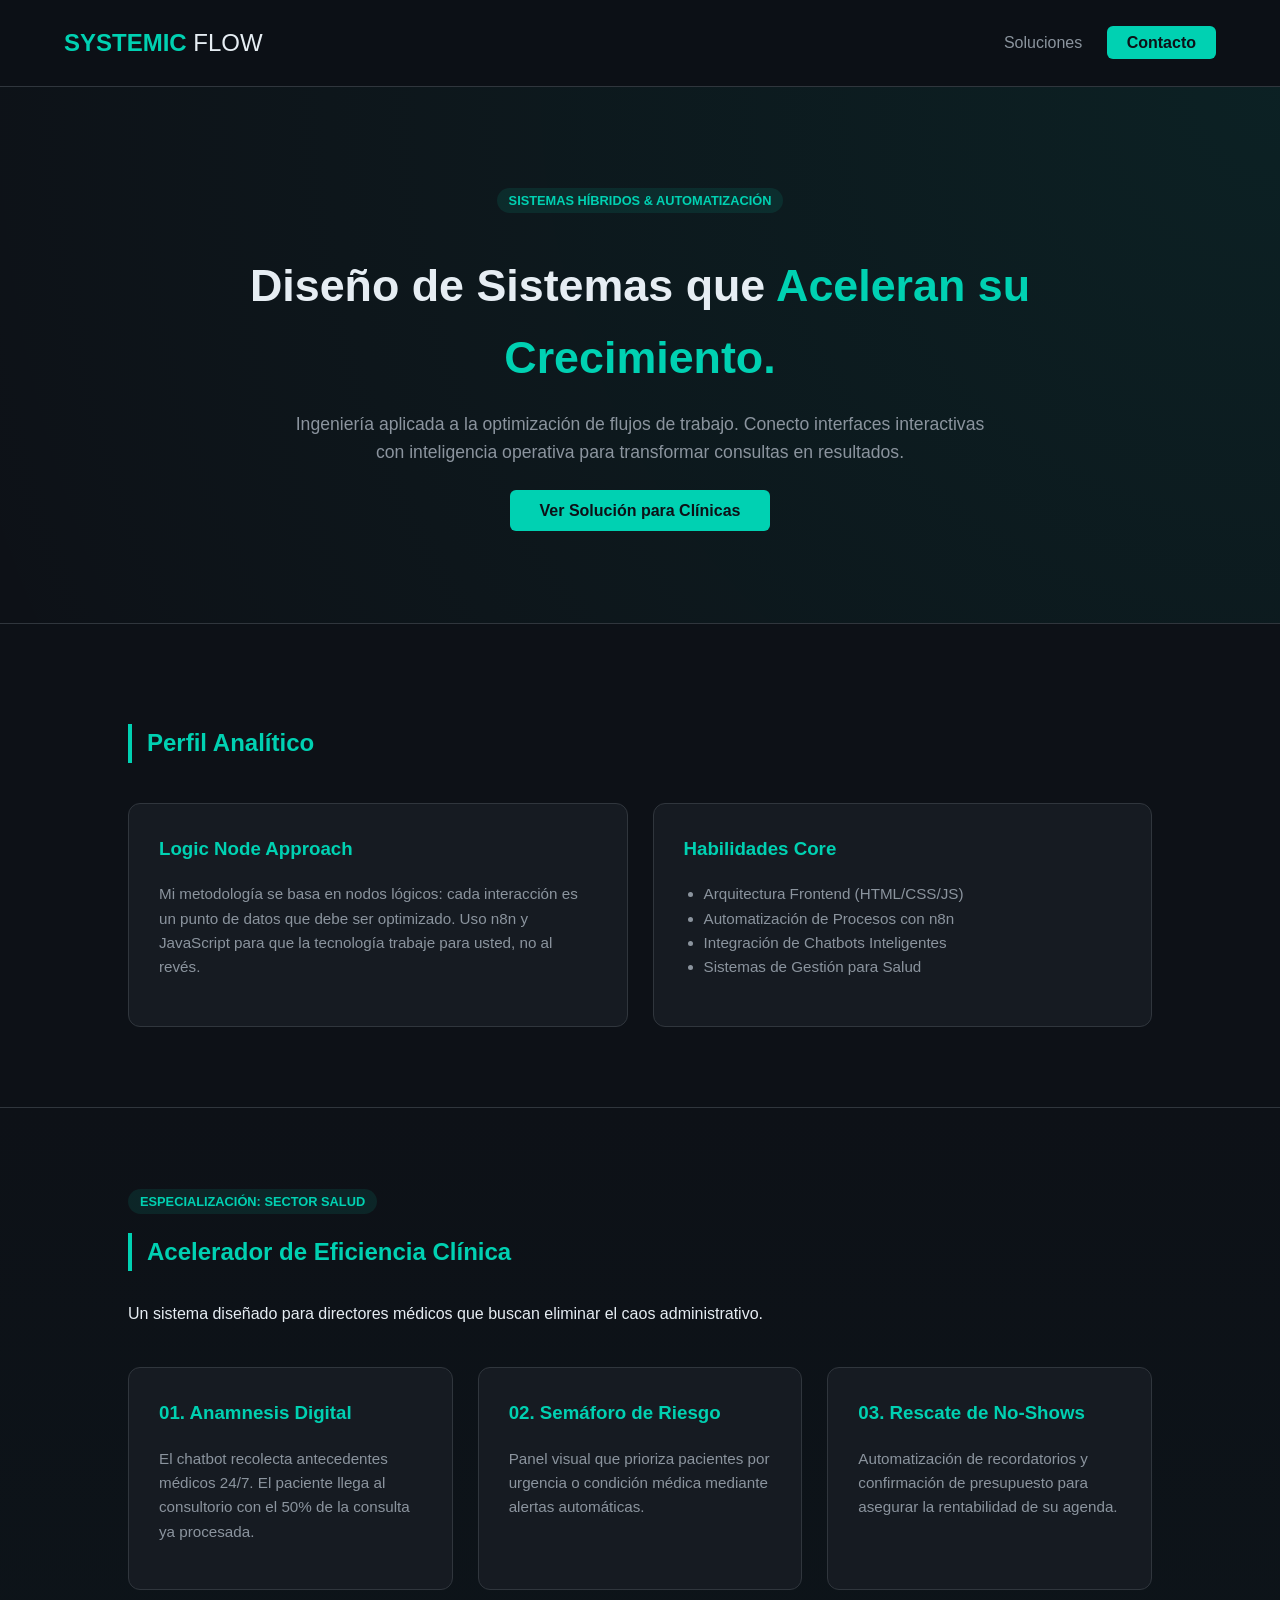
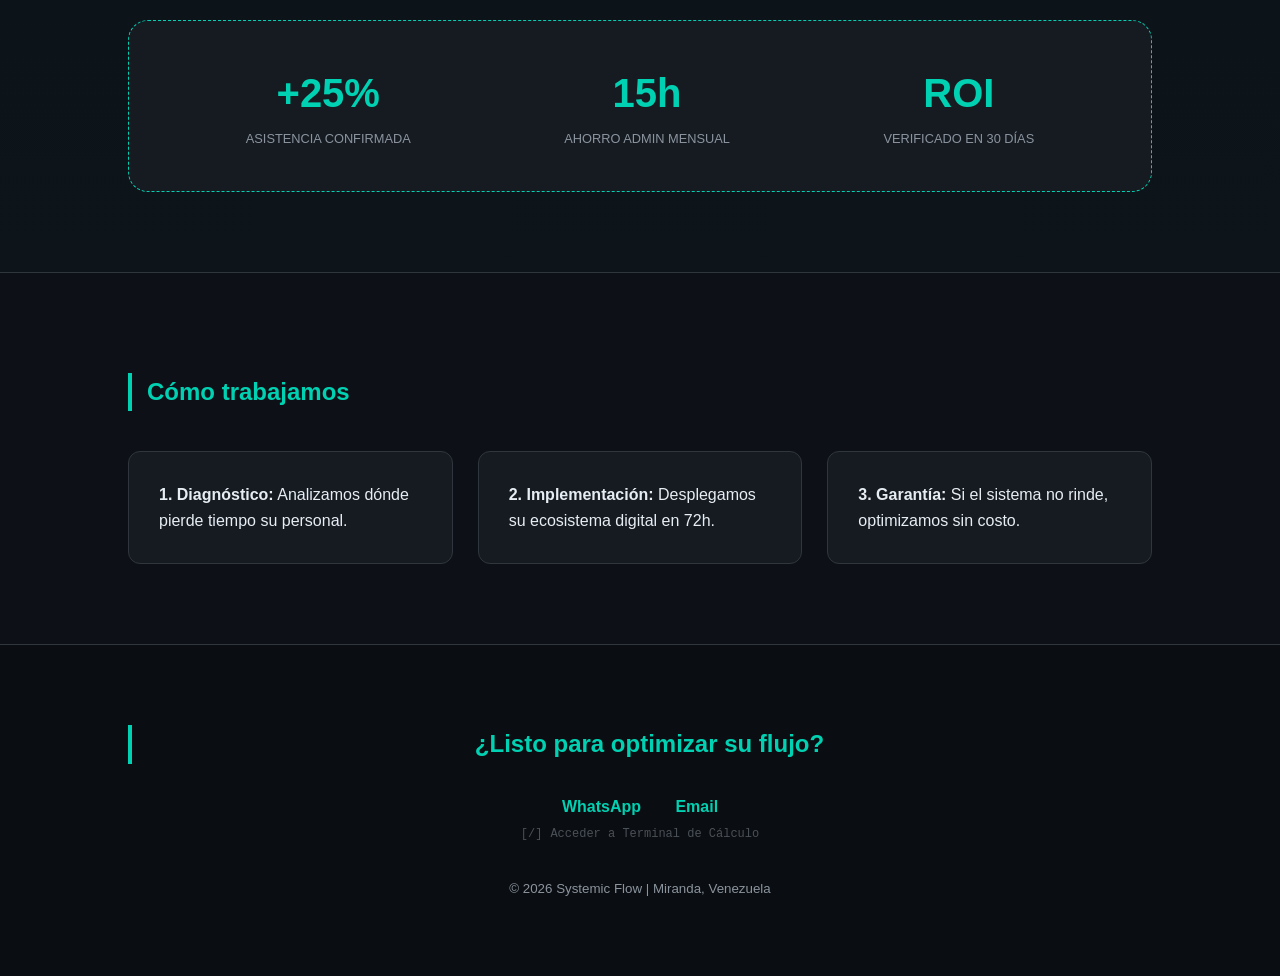
<file: index.html>
<!DOCTYPE html>
<html lang="es">
<head>
  <meta charset="UTF-8">
  <meta name="viewport" content="width=device-width, initial-scale=1.0">
  <title>Systemic Flow | Ingeniería de Sistemas & Automatización</title>
<link rel="stylesheet" href="css/index.css">
<link rel="icon" href="favicon.png" type="image/png">
</head>
<body>

  <nav>
    <div class="logo">SYSTEMIC <span>FLOW</span></div>
    <div class="nav-links">
      <a href="#soluciones" style="color: var(--text-lo); text-decoration: none; margin-right: 20px;">Soluciones</a>
      <a href="mailto:casaresyerenson@gmail.com" class="btn-main" style="padding: 8px 20px;">Contacto</a>
    </div>
  </nav>

  <section class="hero">
    <span class="badge">Sistemas Híbridos & Automatización</span>
    <h1>Diseño de Sistemas que <span class="highlight">Aceleran su Crecimiento.</span></h1>
    <p>Ingeniería aplicada a la optimización de flujos de trabajo. Conecto interfaces interactivas con inteligencia operativa para transformar consultas en resultados.</p>
    <a href="#clinicas" class="btn-main">Ver Solución para Clínicas</a>
  </section>

  <section id="sobre-mi">
    <h2>Perfil Analítico</h2>
    <div class="grid">
      <article>
        <h3>Logic Node Approach</h3>
        <p>Mi metodología se basa en nodos lógicos: cada interacción es un punto de datos que debe ser optimizado. Uso n8n y JavaScript para que la tecnología trabaje para usted, no al revés.</p>
      </article>
      <article>
        <h3>Habilidades Core</h3>
        <ul style="padding-left: 20px;">
          <li>Arquitectura Frontend (HTML/CSS/JS)</li>
          <li>Automatización de Procesos con n8n</li>
          <li>Integración de Chatbots Inteligentes</li>
          <li>Sistemas de Gestión para Salud</li>
        </ul>
      </article>
    </div>
  </section>

  <section id="clinicas" class="clinica-special">
    <span class="badge">Especialización: Sector Salud</span>
    <h2>Acelerador de Eficiencia Clínica</h2>
    <p>Un sistema diseñado para directores médicos que buscan eliminar el caos administrativo.</p>
    
    <div class="grid">
      <article>
        <h3>01. Anamnesis Digital</h3>
        <p>El chatbot recolecta antecedentes médicos 24/7. El paciente llega al consultorio con el 50% de la consulta ya procesada.</p>
      </article>
      <article>
        <h3>02. Semáforo de Riesgo</h3>
        <p>Panel visual que prioriza pacientes por urgencia o condición médica mediante alertas automáticas.</p>
      </article>
      <article>
        <h3>03. Rescate de No-Shows</h3>
        <p>Automatización de recordatorios y confirmación de presupuesto para asegurar la rentabilidad de su agenda.</p>
      </article>
    </div>

    <div class="roi-box">
      <div class="stat">
        <div>+25%</div>
        <span>Asistencia Confirmada</span>
      </div>
      <div class="stat">
        <div>15h</div>
        <span>Ahorro Admin Mensual</span>
      </div>
      <div class="stat">
        <div>ROI</div>
        <span>Verificado en 30 días</span>
      </div>
    </div>
  </section>

  <section>
    <h2>Cómo trabajamos</h2>
    <div class="grid">
      <article>
        <strong>1. Diagnóstico:</strong> Analizamos dónde pierde tiempo su personal.
      </article>
      <article>
        <strong>2. Implementación:</strong> Desplegamos su ecosistema digital en 72h.
      </article>
      <article>
        <strong>3. Garantía:</strong> Si el sistema no rinde, optimizamos sin costo.
      </article>
    </div>
  </section>

  <footer>
    <h2>¿Listo para optimizar su flujo?</h2>
    <div class="contact-links">
      <a href="https://wa.me/584123600285">WhatsApp</a>
      <a href="mailto:casaresyerenson@gmail.com">Email</a>
    </div>
    <div class="debug-access">
  <a href="calculadora/index.html" class="terminal-link">
    <span class="code-icon">[/]</span> Acceder a Terminal de Cálculo
  </a>
</div>
    <p style="margin-top: 30px; color: var(--text-lo);">
      <small>© 2026 Systemic Flow | Miranda, Venezuela</small>
    </p>
  </footer>
<script src="js/index.js"></script>
</body>
</html>
</file>
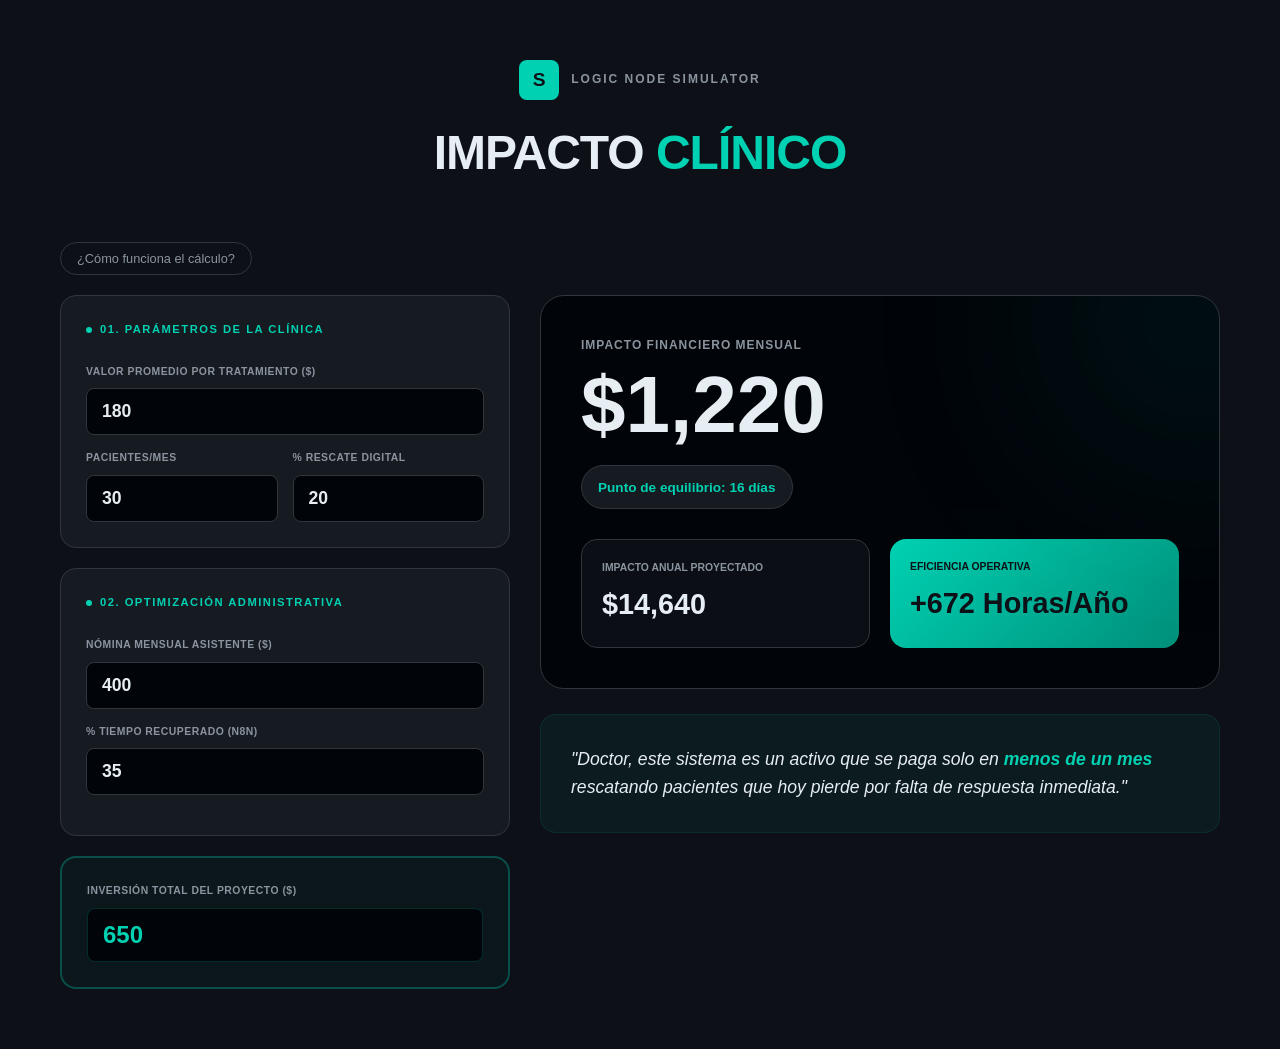
<file: calculadora/index.html>
<!DOCTYPE html>
<html lang="es">
<head>
    <meta charset="UTF-8">
    <meta name="viewport" content="width=device-width, initial-scale=1.0">
    <title>Systemic Flow | Logic Node Simulator</title>
    <link rel="stylesheet" href="css/index.css">
    <link rel="icon" href="calculadora/favicon.png" type="image/png">
</head>
<body>

    <main class="roi-simulator">
        <header class="simulator-header">
            <div class="brand-badge">
                <div class="logo-box">S</div>
                <span class="sub-label">Logic Node Simulator</span>
            </div>
            <h1 class="main-title">IMPACTO <span class="highlight">CLÍNICO</span></h1>
        </header>

        <div class="help-container">
            <button id="open-help" class="help-btn">
                <span class="icon"></span> ¿Cómo funciona el cálculo?
            </button>
        </div>

        <div id="help-modal" class="modal-overlay">
            <div class="modal-content">
                <button id="close-help" class="close-btn">&times;</button>
                <h2 class="section-label">Guía de Simulación Clínica</h2>
                <div class="modal-body">
                    <p>Este simulador analiza la viabilidad financiera de automatizar su clínica mediante <strong>Logic Nodes (n8n + WhatsApp)</strong>:</p>
                    <ul>
                        <li><strong>Rescate Digital:</strong> Ingresos proyectados por pacientes que el sistema agenda automáticamente fuera de horario o cuando su personal está ocupado.</li>
                        <li><strong>Eficiencia Operativa:</strong> Calculamos el ahorro real basándonos en una jornada laboral estándar (160h/mes). Al automatizar tareas, recuperamos tiempo de alto costo.</li>
                        <li><strong>Punto de Equilibrio:</strong> El momento exacto donde la rentabilidad acumulada cubre el 100% de la inversión inicial.</li>
                    </ul>
                    <hr style="border: 0; border-top: 1px solid var(--border); margin: 15px 0;">
                    <p style="font-size: 0.8rem; color: var(--text-lo);"><strong>Cálculo de horas:</strong> Se basa en (160 horas × % de automatización) × 12 meses.</p>
                </div>
            </div>
        </div>

        <div class="simulator-grid">
            <section class="input-panel">
                <div class="input-group-card">
                    <h2 class="section-label">01. Parámetros de la Clínica</h2>
                    <div class="field-full">
                        <label for="val_ltv">Valor promedio por tratamiento ($)</label>
                        <input type="number" id="val_ltv" value="180">
                    </div>
                    <div class="field-split">
                        <div class="field">
                            <label for="current_sales">Pacientes/mes</label>
                            <input type="number" id="current_sales" value="30">
                        </div>
                        <div class="field">
                            <label for="perc_improvement">% Rescate Digital</label>
                            <input type="number" id="perc_improvement" value="20">
                        </div>
                    </div>
                </div>

                <div class="input-group-card">
                    <h2 class="section-label">02. Optimización Administrativa</h2>
                    <div class="field-full">
                        <label for="payroll">Nómina mensual asistente ($)</label>
                        <input type="number" id="payroll" value="400">
                    </div>
                    <div class="field-full">
                        <label for="perc_automation">% Tiempo recuperado (n8n)</label>
                        <input type="number" id="perc_automation" value="35">
                    </div>
                </div>

                <div class="input-group-card investment-card">
                    <label for="project_cost">Inversión Total del Proyecto ($)</label>
                    <input type="number" id="project_cost" value="650">
                </div>
            </section>

            <section class="output-panel">
                <div class="main-result-card">
                    <div class="result-header">
                        <p class="result-label">Impacto Financiero Mensual</p>
                        <div id="roi_main" class="big-number">$0</div>
                        <div class="badge-status">
                            <span id="break_even_text">Calculando...</span>
                        </div>
                    </div>

                    <div class="secondary-results">
                        <div class="result-box">
                            <p class="mini-label">Impacto Anual Proyectado</p>
                            <p id="annual_net" class="medium-number">$0</p>
                        </div>
                        <div class="result-box featured">
                            <p class="mini-label">Eficiencia Operativa</p>
                            <p id="hours_saved" class="medium-number">+0 Horas/Año</p>
                        </div>
                    </div>
                </div>

                <footer class="pitch-container">
                    <blockquote id="pitch_text">
                        "Ingrese los datos de su clínica para generar un análisis de retorno personalizado."
                    </blockquote>
                </footer>
            </section>
        </div>
    </main>

    <script src="js/index.js"></script>
</body>
</html>
</file>
<file: css/index.css>
:root {
      --primary: #00D1B2;    /* Turquesa/Verde Salud Digital */
      --bg-main: #0D1117;    /* Fondo Oscuro Pro */
      --bg-card: #161B22;    /* Tarjetas */
      --text-hi: #E6EDF3;    /* Texto Principal */
      --text-lo: #8B949E;    /* Texto Secundario */
      --border: #30363d;     /* Bordes sutiles */
      --accent-blue: #00acc1; /* Azul para profundidad */
    }
    * { box-sizing: border-box; }

    body {
      font-family: 'Segoe UI', Roboto, Helvetica, Arial, sans-serif;
      margin: 0;
      background-color: var(--bg-main);
      color: var(--text-hi);
      line-height: 1.6;
    }

    /* --- NAVEGACIÓN --- */
    nav {
      display: flex;
      justify-content: space-between;
      align-items: center;
      padding: 1.5rem 5%;
      background: rgba(13, 17, 23, 0.95);
      position: sticky;
      top: 0;
      border-bottom: 1px solid var(--border);
      z-index: 1000;
    }

    .logo { font-size: 1.5rem; font-weight: bold; color: var(--primary); }
    .logo span { color: var(--text-hi); font-weight: 300; }

    /* --- HERO SECCIÓN (EL GANCHO) --- */
    .hero {
      padding: 100px 10%;
      text-align: center;
      background: radial-gradient(circle at top right, #00d1b215, transparent);
    }

    .hero h1 { font-size: 2.8rem; margin-bottom: 1rem; color: var(--text-hi); }
    .hero .highlight { color: var(--primary); }
    .hero p { color: var(--text-lo); max-width: 700px; margin: 0 auto 2rem; font-size: 1.1rem; }

    .btn-main {
      background: var(--primary);
      color: var(--bg-main);
      padding: 12px 30px;
      text-decoration: none;
      border-radius: 6px;
      font-weight: bold;
      transition: 0.3s;
    }

    .btn-main:hover { opacity: 0.9; transform: translateY(-2px); }

    /* --- SECCIONES GENERALES --- */
    section { padding: 80px 10%; border-bottom: 1px solid var(--border); }
    h2 { color: var(--primary); border-left: 4px solid var(--primary); padding-left: 15px; margin-bottom: 30px; }

    /* --- GRID DE SERVICIOS / LOGIC NODES --- */
    .grid {
      display: grid;
      grid-template-columns: repeat(auto-fit, minmax(300px, 1fr));
      gap: 25px;
      margin-top: 40px;
    }

    article {
      background: var(--bg-card);
      padding: 30px;
      border-radius: 12px;
      border: 1px solid var(--border);
      transition: 0.3s;
    }

    article:hover { border-color: var(--primary); transform: translateY(-5px); }
    article h3 { color: var(--primary); margin-top: 0; }
    article p, article li { color: var(--text-lo); font-size: 0.95rem; }

    /* --- SECCIÓN ESPECIALIZADA: CLÍNICAS --- */
    .clinica-special {
      background: linear-gradient(180deg, var(--bg-main) 0%, #00d1b205 100%);
    }

    .badge {
      background: rgba(0, 209, 178, 0.1);
      color: var(--primary);
      padding: 5px 12px;
      border-radius: 20px;
      font-size: 0.8rem;
      font-weight: bold;
      text-transform: uppercase;
    }

    .roi-box {
      display: flex;
      justify-content: space-around;
      background: var(--bg-card);
      padding: 40px;
      border-radius: 20px;
      margin-top: 30px;
      border: 1px dashed var(--primary);
    }

    .stat { text-align: center; }
    .stat div { font-size: 2.5rem; font-weight: bold; color: var(--primary); }
    .stat span { color: var(--text-lo); font-size: 0.8rem; text-transform: uppercase; }

    /* --- FOOTER --- */
    footer {
      padding: 60px 10%;
      text-align: center;
      background: #0a0d11;
    }

    .contact-links a {
      color: var(--primary);
      margin: 0 15px;
      text-decoration: none;
      font-weight: bold;
    }

    @media (max-width: 768px) {
      .hero h1 { font-size: 2rem; }
      .roi-box { flex-direction: column; gap: 30px; }
    }
    .terminal-link {
  color: var(--text-lo);
  font-family: 'Courier New', monospace;
  font-size: 0.75rem;
  text-decoration: none;
  opacity: 0.5;
  transition: 0.3s;
  display: inline-flex;
  align-items: center;
  gap: 8px;
}
    .terminal-link:hover {
  opacity: 1;
  color: var(--primary);
  text-shadow: 0 0 8px var(--primary);
}
</file>
<file: calculadora/css/index.css>
/* --- VARIABLES SYSTEMIC FLOW --- */
:root {
  --primary: #00D1B2;    /* Verde Turquesa / Salud Digital */
  --bg-main: #0D1117;    /* Fondo Oscuro Base */
  --bg-card: #161B22;    /* Fondo de Tarjetas e Inputs */
  --text-hi: #E6EDF3;    /* Texto Principal */
  --text-lo: #8B949E;    /* Texto Secundario / Labels */
  --border: #30363d;     /* Bordes sutiles */
  --accent-glow: rgba(0, 209, 178, 0.15);
}

/* --- RESET Y BASE --- */
* {
  box-sizing: border-box;
  margin: 0;
  padding: 0;
}

body {
  background-color: var(--bg-main);
  color: var(--text-hi);
  font-family: 'Inter', -apple-system, BlinkMacSystemFont, "Segoe UI", Roboto, sans-serif;
  line-height: 1.6;
}

.roi-simulator {
  max-width: 1200px;
  margin: 0 auto;
  padding: 60px 20px;
}

/* --- HEADER --- */
.simulator-header {
  margin-bottom: 50px;
  text-align: center;
}

.brand-badge {
  display: flex;
  align-items: center;
  justify-content: center;
  gap: 12px;
  margin-bottom: 15px;
}

.logo-box {
  background: var(--primary);
  color: var(--bg-main);
  width: 40px;
  height: 40px;
  display: flex;
  align-items: center;
  justify-content: center;
  font-weight: 800;
  border-radius: 8px;
  font-size: 1.2rem;
}

.sub-label {
  color: var(--text-lo);
  text-transform: uppercase;
  font-size: 0.75rem;
  letter-spacing: 2px;
  font-weight: 700;
}

.main-title {
  font-size: 3rem;
  font-weight: 800;
  letter-spacing: -1px;
}

.main-title .highlight {
  color: var(--primary);
}

/* --- GRID LAYOUT --- */
.simulator-grid {
  display: grid;
  grid-template-columns: 1fr;
  gap: 30px;
}

@media (min-width: 1024px) {
  .simulator-grid {
    grid-template-columns: 450px 1fr;
  }
}

/* --- INPUT PANEL --- */
.input-panel {
  display: flex;
  flex-direction: column;
  gap: 20px;
}

.input-group-card {
  background: var(--bg-card);
  border: 1px solid var(--border);
  border-radius: 16px;
  padding: 25px;
  transition: 0.3s cubic-bezier(0.4, 0, 0.2, 1);
}

.input-group-card:focus-within {
  border-color: var(--primary);
  box-shadow: 0 0 20px var(--accent-glow);
}

.section-label {
  color: var(--primary);
  font-size: 0.7rem;
  font-weight: 800;
  text-transform: uppercase;
  letter-spacing: 1.5px;
  margin-bottom: 25px;
  display: flex;
  align-items: center;
  gap: 8px;
}

.section-label::before {
  content: "";
  width: 6px;
  height: 6px;
  background: var(--primary);
  border-radius: 50%;
}

/* Form Fields */
label {
  display: block;
  font-size: 0.65rem;
  font-weight: 700;
  color: var(--text-lo);
  text-transform: uppercase;
  margin-bottom: 8px;
  letter-spacing: 0.5px;
}

input {
  width: 100%;
  background: #010409;
  border: 1px solid var(--border);
  border-radius: 8px;
  padding: 12px 15px;
  color: var(--text-hi);
  font-size: 1.1rem;
  font-weight: 600;
  outline: none;
  transition: 0.2s;
}

.field-split {
  display: grid;
  grid-template-columns: 1fr 1fr;
  gap: 15px;
  margin-top: 15px;
}

.field-full {
  margin-bottom: 15px;
}

/* Investment Special Card */
.investment-card {
  border: 2px solid rgba(0, 209, 178, 0.3);
  background: rgba(0, 209, 178, 0.03);
}

.investment-card input {
  font-size: 1.5rem;
  color: var(--primary);
  border-color: rgba(0, 209, 178, 0.2);
}

/* --- OUTPUT PANEL --- */
.output-panel {
  display: flex;
  flex-direction: column;
  gap: 25px;
}

.main-result-card {
  background: #010409;
  border: 1px solid var(--border);
  border-radius: 24px;
  padding: 40px;
  position: relative;
  overflow: hidden;
}

/* El efecto de brillo en la esquina (como en la imagen) */
.main-result-card::after {
  content: "";
  position: absolute;
  top: -100px;
  right: -100px;
  width: 250px;
  height: 250px;
  background: var(--primary);
  filter: blur(120px);
  opacity: 0.1;
  pointer-events: none;
}

.result-label {
  color: var(--text-lo);
  font-size: 0.75rem;
  font-weight: 700;
  text-transform: uppercase;
  letter-spacing: 1px;
  margin-bottom: 10px;
}

.big-number {
  font-size: 5rem;
  font-weight: 900;
  color: var(--text-hi);
  line-height: 1;
  margin-bottom: 20px;
}

.badge-status {
  background: #161B22;
  border: 1px solid var(--border);
  padding: 8px 16px;
  border-radius: 100px;
  display: inline-block;
}

.badge-status span {
  color: var(--primary);
  font-weight: 700;
  font-size: 0.85rem;
}

.secondary-results {
  display: grid;
  grid-template-columns: 1fr 1fr;
  gap: 20px;
  margin-top: 30px;
}

.result-box {
  background: rgba(22, 27, 34, 0.5);
  border: 1px solid var(--border);
  padding: 20px;
  border-radius: 16px;
}

.result-box.featured {
  background: linear-gradient(135deg, var(--primary) 0%, #008f7a 100%);
  border: none;
}

.result-box.featured .medium-number, 
.result-box.featured .mini-label {
  color: var(--bg-main);
}

.mini-label {
  font-size: 0.65rem;
  font-weight: 700;
  color: var(--text-lo);
  text-transform: uppercase;
  margin-bottom: 5px;
}

.medium-number {
  font-size: 1.8rem;
  font-weight: 800;
}

/* --- FOOTER / PITCH --- */
.pitch-container {
  background: rgba(0, 209, 178, 0.05);
  border: 1px solid rgba(0, 209, 178, 0.1);
  padding: 30px;
  border-radius: 16px;
  position: relative;
}

#pitch_text {
  font-size: 1.1rem;
  font-style: italic;
  color: var(--text-hi);
  line-height: 1.6;
}

.focus-text {
  color: var(--primary);
  font-weight: 700;
}

/* Responsividad para móviles */
@media (max-width: 600px) {
  .big-number { font-size: 3.5rem; }
  .secondary-results { grid-template-columns: 1fr; }
  .main-title { font-size: 2.2rem; }
}
/* Botón de Ayuda */
.help-btn {
    background: transparent;
    border: 1px solid var(--border);
    color: var(--text-lo);
    padding: 8px 16px;
    border-radius: 100px;
    cursor: pointer;
    font-size: 0.8rem;
    transition: 0.3s;
    margin-bottom: 20px;
}

.help-btn:hover {
    border-color: var(--primary);
    color: var(--primary);
}

/* Modal Overlay */
.modal-overlay {
    position: fixed;
    top: 0;
    left: 0;
    width: 100%;
    height: 100%;
    background: rgba(0, 0, 0, 0.8);
    backdrop-filter: blur(5px);
    display: none; /* Oculto por defecto */
    justify-content: center;
    align-items: center;
    z-index: 1000;
}

/* Contenido del Modal */
.modal-content {
    background: var(--bg-card);
    border: 1px solid var(--border);
    padding: 30px;
    border-radius: 20px;
    max-width: 500px;
    width: 90%;
    position: relative;
    box-shadow: 0 20px 40px rgba(0,0,0,0.5);
}

.close-btn {
    position: absolute;
    top: 15px;
    right: 15px;
    background: transparent;
    border: none;
    color: var(--text-lo);
    font-size: 1.5rem;
    cursor: pointer;
}

.modal-body ul {
    list-style: none;
    margin-top: 20px;
}

.modal-body li {
    margin-bottom: 15px;
    font-size: 0.9rem;
    color: var(--text-hi);
}

.modal-body strong {
    color: var(--primary);
    display: block;
}
</file>
